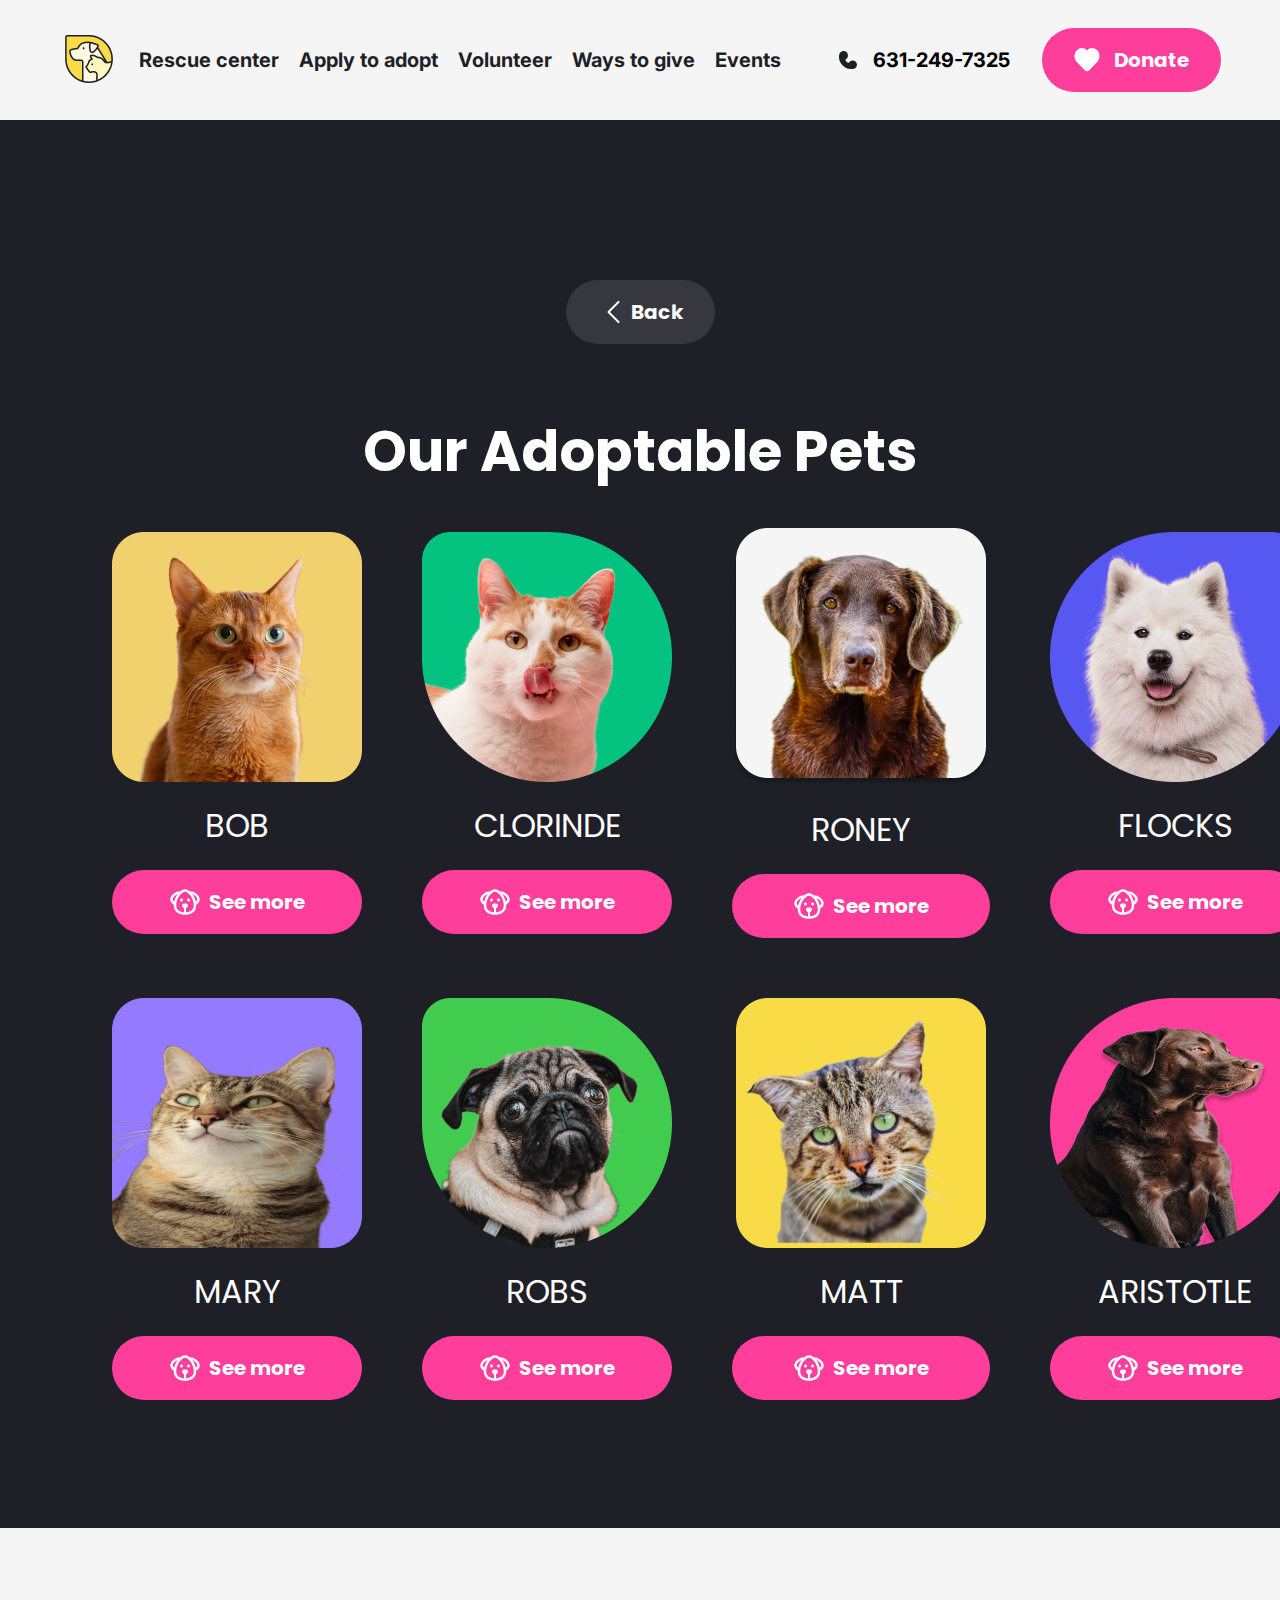
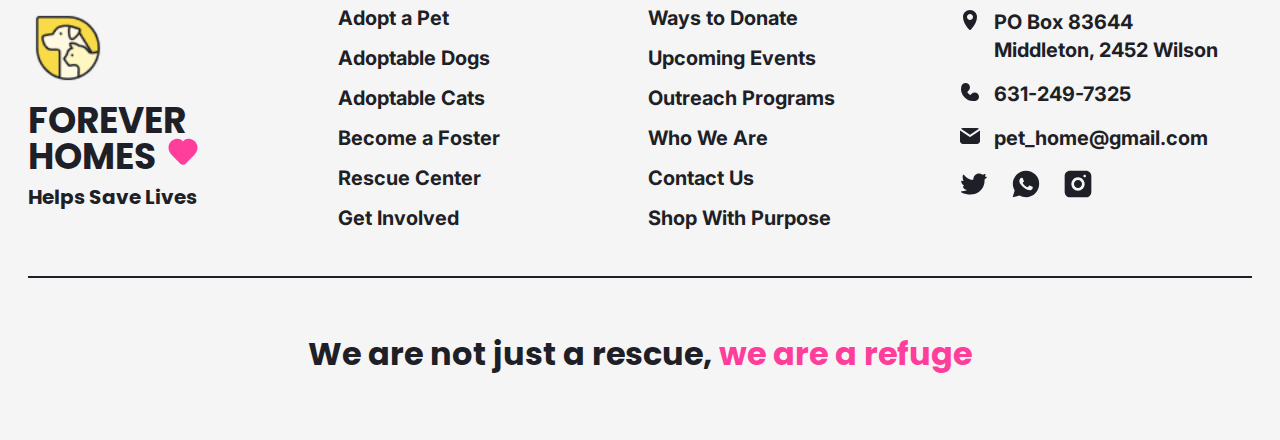
<file: rescue-center-app/src/AdoptablesPage/index.html>
<!DOCTYPE html>
<html lang="en">
<head>
    <meta charset="UTF-8">
    <meta name="viewport" content="width=device-width, initial-scale=1.0">
    <title>Adoptables Page</title>
    <link rel="stylesheet" href="../../assets/styles/adoptables-page.css">
</head>
<body>
    
    <header class="header">

        <nav class="navbar">
            <div class="logo">
                <a href="./index.html">
                    <img src="../../assets/images/logo.png" alt="Página Home">
                </a>
            </div>
            <ul class="navbar-list">
                <li><a href="#" class="navbar-link">Rescue сenter</a></li>
                <li><a href="#" class="navbar-link">Apply to adopt</a></li>
                <li><a href="#" class="navbar-link">Volunteer</a></li>
                <li><a href="#" class="navbar-link">Ways to give</a></li>
                <li><a href="#" class="navbar-link">Events</a></li>
            </ul>
        </nav>

        <div class="contact-container">
            <span class="contact">
                <img src="../../assets/images/header/phone.svg" alt="">
                631-249-7325
            </span>
            <button class="call-to-action" id="btn-donate">
                <span class="image-container">
                    <img src="../../assets/images/header/heart.svg" alt="">
                </span>
                Donate
            </button>
        </div>
    </header>

    <main class="main">
        <section class="adoptables-section">
            <div class="btn-container">
                <a href="../index.html" class="btn-back">
                    <span>
                        <img src="../../assets/images/sucess-page/caret-left.svg" alt="">
                        Back
                    </span>
                </a>
            </div>
            <h1 class="heading-primary">Our Adoptable Pets</h1>

            <div class="container">
                <div class="card">
                    <img src="../../assets/images/pets/Bob.png" alt="">
                    <h2>BOB</h2>
                    <button>
                        <img src="../../assets/images/adoptables-page/icon.svg" alt="">
                        See more
                    </button>
                </div>

                <div class="card">
                    <img src="../../assets/images/pets/Clorinde.png" alt="">
                    <h2>CLORINDE</h2>
                    <button>
                        <img src="../../assets/images/adoptables-page/icon.svg" alt="">
                        See more
                    </button>
                </div>

                <div class="card">
                    <img src="../../assets/images/pets/Roney.png" alt="">
                    <h2>RONEY</h2>
                    <button>
                        <img src="../../assets/images/adoptables-page/icon.svg" alt="">
                        See more
                    </button>
                </div>

                <div class="card">
                    <img src="../../assets/images/pets/Flocks.png" alt="">
                    <h2>FLOCKS</h2>
                    <button>
                        <img src="../../assets/images/adoptables-page/icon.svg" alt="">
                        See more
                    </button>
                </div>

                <div class="card">
                    <img src="../../assets/images/pets/Mary.png" alt="">
                    <h2>MARY</h2>
                    <button>
                        <img src="../../assets/images/adoptables-page/icon.svg" alt="">
                        See more
                    </button>
                </div>

                <div class="card">
                    <img src="../../assets/images/pets/Robs.png" alt="">
                    <h2>ROBS</h2>
                    <button>
                        <img src="../../assets/images/adoptables-page/icon.svg" alt="">
                        See more
                    </button>
                </div>

                <div class="card">
                    <img src="../../assets/images/pets/Matt.png" alt="">
                    <h2>MATT</h2>
                    <button>
                        <img src="../../assets/images/adoptables-page/icon.svg" alt="">
                        See more
                    </button>
                </div>

                <div class="card">
                    <img src="../../assets/images/pets/Aristotle.png" alt="">
                    <h2>ARISTOTLE</h2>
                    <button>
                        <img src="../../assets/images/adoptables-page/icon.svg" alt="">
                        See more
                    </button>
                </div>
            </div>
        </section>
    </main>

    <footer class="footer">
        <div class="footer-container">
            <div class="footer-logo">
                <a href="./index.html">
                    <img src="../../assets/images/logo.png" alt="Página Home" width="80" height="80">
                </a>
                <h2 class="footer-secondary-title">
                    Forever <br> Homes
                    <span>
                        <img src="../../assets/images/footer/heart-icon.svg" alt="">
                    </span>
                </h2>
                <h3 class="footer-tertiary-title">
                    Helps Save Lives
                </h3>
            </div>

            <div class="footer-list-container">
                <ul>
                    <li> <a href="#" class="footer-list-link">Adopt a Pet</a></li>
                    <li> <a href="#" class="footer-list-link">Adoptable Dogs</a></li>
                    <li> <a href="#" class="footer-list-link">Adoptable Cats</a></li>
                    <li> <a href="#" class="footer-list-link">Become a Foster</a></li>
                    <li> <a href="#" class="footer-list-link">Rescue Center</a></li>
                    <li> <a href="#" class="footer-list-link">Get Involved</a></li>
                </ul>
            </div>

            <div class="footer-list-container">
                <ul>
                    <li><a href="#" class="footer-list-link">Ways to Donate</a></li>
                    <li><a href="#" class="footer-list-link">Upcoming Events</a></li>
                    <li><a href="#" class="footer-list-link">Outreach Programs</a></li>
                    <li><a href="#" class="footer-list-link">Who We Are</a></li>
                    <li><a href="#" class="footer-list-link">Contact Us</a></li>
                    <li><a href="#" class="footer-list-link">Shop With Purpose</a></li>
                </ul>
            </div>

            <div class="footer-address-container">
                <ul>
                    <li>
                        <span>
                            <img src="../../assets/images/footer/adress-icon.svg" alt="">
                        </span>
                        <address>
                            PO Box 83644 <br/>
                            Middleton, 2452 Wilson
                        </address>
                    </li>

                    <li>
                        <span>
                            <img src="../../assets/images/footer/phone-icon.svg" alt="">
                        </span>
                        <p>631-249-7325</p>
                    </li>

                    <li>
                        <span>
                            <img src="../../assets/images/footer/mail-icon.svg" alt="">
                        </span>
                        <p>pet_home@gmail.com</p>
                    </li>

                    <li>
                        <div class="footer-socialmedia-container">
                            <a href="#">
                                <img src="../../assets/images/footer/twitter-icon.svg" alt="Rede social Twitter">
                            </a>
                            <a href="#">
                                <img src="../../assets/images/footer/whatsapp-icon.svg" alt="Rede Social Whatsapp">
                            </a>
                            <a href="#">
                                <img src="../../assets/images/footer/instagram-icon.svg" alt="Rede Social Instagram">
                            </a>
                        </div>
                    </li>
                </ul>
            </div>
        </div>

        <div class="footer-line"></div>
        <h2 class="footer-phrase">​We are not just a rescue, <span>we are a refuge</span></h2>
    </footer>

</body>
</html>
</file>
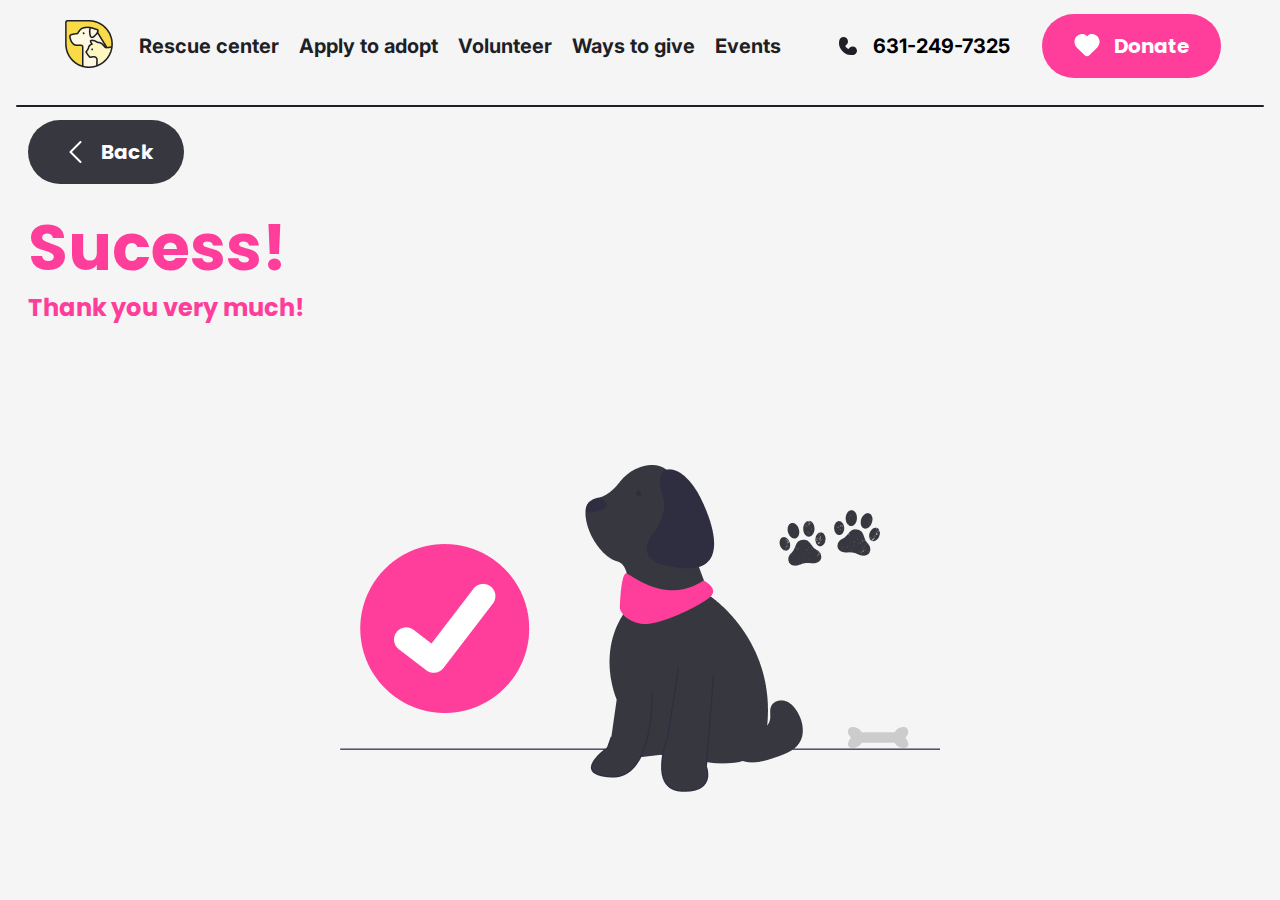
<file: rescue-center-app/src/SucessPage/index.html>
<!DOCTYPE html>
<html lang="pt-BR">
<head>
    <meta charset="UTF-8">
    <meta name="viewport" content="width=device-width, initial-scale=1.0">
    <title>Sucess Page</title>
    <link rel="stylesheet" href="../../assets/styles/sucess-page.css">
</head>
<body>
    <header class="header">

        <nav class="navbar">
            <div class="logo">
                <a href="./index.html">
                    <img src="../../assets/images/logo.png" alt="">
                </a>
            </div>
            <ul class="navbar-list">
                <li><a href="#" class="navbar-link">Rescue сenter</a></li>
                <li><a href="#" class="navbar-link">Apply to adopt</a></li>
                <li><a href="#" class="navbar-link">Volunteer</a></li>
                <li><a href="#" class="navbar-link">Ways to give</a></li>
                <li><a href="#" class="navbar-link">Events</a></li>
            </ul>
        </nav>

        <div class="contact-container">
            <span class="contact">
                <img src="../../assets/images/header/phone.svg" alt="">
                631-249-7325
            </span>
            <button class="call-to-action" id="btn-donate">
                <span class="image-container">
                    <img src="../../assets/images/header/heart.svg" alt="">
                </span>
                Donate
            </button>
        </div>
        <div class="header-line"></div>
    </header>

     <!-- DONATE MODAL -->

     <dialog class="donate-modal modal" id="donate-modal">
        <h2 class="modal-title modal-donate-title">Choose your Donate</h2>

        <form action="" class="form">
            <label for="">Email <span>*</span></label>
            <input type="email" class="email-input-modal" id="email-donate" placeholder="youremail@here">

            <span class="error" id="email-donate-error"></span>

            <label for="">How much can you help?</label>
            <input type="number" id="money-donate" class="money-input-modal" name="money" pattern="\d+(\,\d{2})?" placeholder="R$95,00" class="donate-input-modal money-input" required >

            <span class="error" id="money-donate-error"></span>

            <label for="">Payment Method <span>*</span></label>

            <div class="payment-method-container">
                <div class="payment-method-radio-container">

                    <input type="radio" class="radio-modal" name="paymentOption" id="pix" value="PIX" required>
                    <label for="pix" class="payment-method" id="label-pix">Pix</label>

                    <input type="radio" class="radio-modal-two" name="paymentOption" id="credit" value="Credit Card" required>
                    <label for="credit" class="payment-method-two" id="label-credit">Credit Card</label>

                    <input type="radio" class="radio-modal-three" name="paymentOption" id="paypal" value="Paypal" required>
                    <label for="paypal" class="payment-method-three" id="label-paypal">Paypal</label>
                </div> 
            </div>

            <span class="error" id="option-payment-error"></span>

            <div class="btn-modal-container">
                <button class="btn-donateModal" id="btn-send-donate">
                    <span class="image-container">
                        <img src="../../assets/images/header/heart.svg" alt="">
                    </span>
                    I wanna  Help!
                </button>
                <button id="btn-donateModal-close" class="modal-btn btn-donateModal-close">
                    <span>
                        <img src="../../assets/images/adopt-modal/CaretLeft.svg" alt="">
                    </span>
                    Cancel
                </button>
            </div>
        </form>
    </dialog>

    <main class="main">
        <div>
            <a href="../index.html" class="btn-back">
                <span>
                    <img src="../../assets/images/sucess-page/caret-left.svg" alt="">
                </span>
                Back
            </a>
            <h1 class="heading-primary">Sucess!</h1>
            <p class="description">Thank you very much!</p>
        </div>
        <div class="animation-container">
            <img src="../../assets/images/sucess-page/animation-dog.png" alt="">
        </div>
    </main>
    
    <script src="../../assets/js/donateModal.js" defer></script>
</body>
</html>
</file>
<file: rescue-center-app/assets/styles/adoptables-page.css>
@import url(./global.css);
@import url(./header.css);
@import url(./footer.css);

body {
    max-width: 100vw;
    max-height: 100vh;
    overflow-x: hidden;
}

.main {
    background-color: var(--black);
}

.adoptables-section {
    max-width: 90%;
    margin: 0 auto;
    padding: 5rem 0;
}

.heading-primary {
    text-align: center;
    font-family: 'Poppins';
    font-size: 3.5rem;
    font-weight: bold;
    color: var(--white);
}

.container {
    display: grid;
    grid-template-columns: repeat(4, 1fr);
    column-gap: 3.75rem;
    row-gap: 3.75rem;
    padding: 3rem;
}

.container > .card {
    display: flex;
    flex-flow: column wrap;
    gap: 1.75rem;
    align-items: center;
    justify-content: center;
    color: var(--white);
}

.btn-container {
    display: flex;
    justify-content: center;
    padding: 5rem 0;
}

.card > button {
    display: inline-flex;
    align-items: center;
    justify-content: center;
    gap: 0.5rem;
    border: none;
    border-radius: 2rem;
    width: 100%;
    padding: 1rem 2rem;
    background-color: var(--pink);
    color: var(--white);
    font-family: 'Poppins';
    font-size: 1.25rem;
    font-weight: 700;
    cursor: pointer;
}

.card > h2 {
    font-family: 'Poppins';
    font-size: 2rem;
    text-transform: uppercase;
}

.btn-back {
    background-color: var(--gray-dark);
    color: var(--white);
    font-family: 'Poppins';
    font-size: 1.25rem;
    font-weight: bold;
    text-decoration: none;
    padding: 1rem 2rem;
    border: none;
    border-radius: 2rem;
    display: flex;
    align-items: center;
    gap: 0.5rem;
    cursor: pointer;
    max-width: 156px;
}

.btn-back > span {
    display: inline-flex;
    align-items: center;
}
</file>
<file: rescue-center-app/assets/styles/sucess-page.css>
@import url(../styles/global.css);
@import url(../styles/header.css);
@import url(../styles/modal.css);

.main {
    width: 76.5rem;
    max-width: 76.5rem;
    margin: 0 auto;
}

.btn-back {
    background-color: var(--gray-dark);
    color: var(--white);
    font-family: 'Poppins';
    font-size: 1.25rem;
    font-weight: bold;
    text-decoration: none;
    padding: 1rem 2rem;
    border: none;
    border-radius: 2rem;
    display: flex;
    align-items: center;
    gap: 0.5rem;
    cursor: pointer;
    max-width: 156px;
}

.btn-back > span {
    display: inline-flex;
    align-items: center;
}

.heading-primary {
    font-family: 'Poppins';
    font-size: 4rem;
    font-weight: bold;
    color: var(--pink);
    padding-top: 2rem;
}

.description {
    font-family: 'Poppins';
    font-size: 1.5rem;
    font-weight: bold;
    color: var(--pink);
    padding-top: 1rem;
}

.animation-container {
    margin: 0 auto;
    position: absolute;
    top: 70%;
    left: 50%;
    transform: translate(-50%, -50%);
}
</file>
